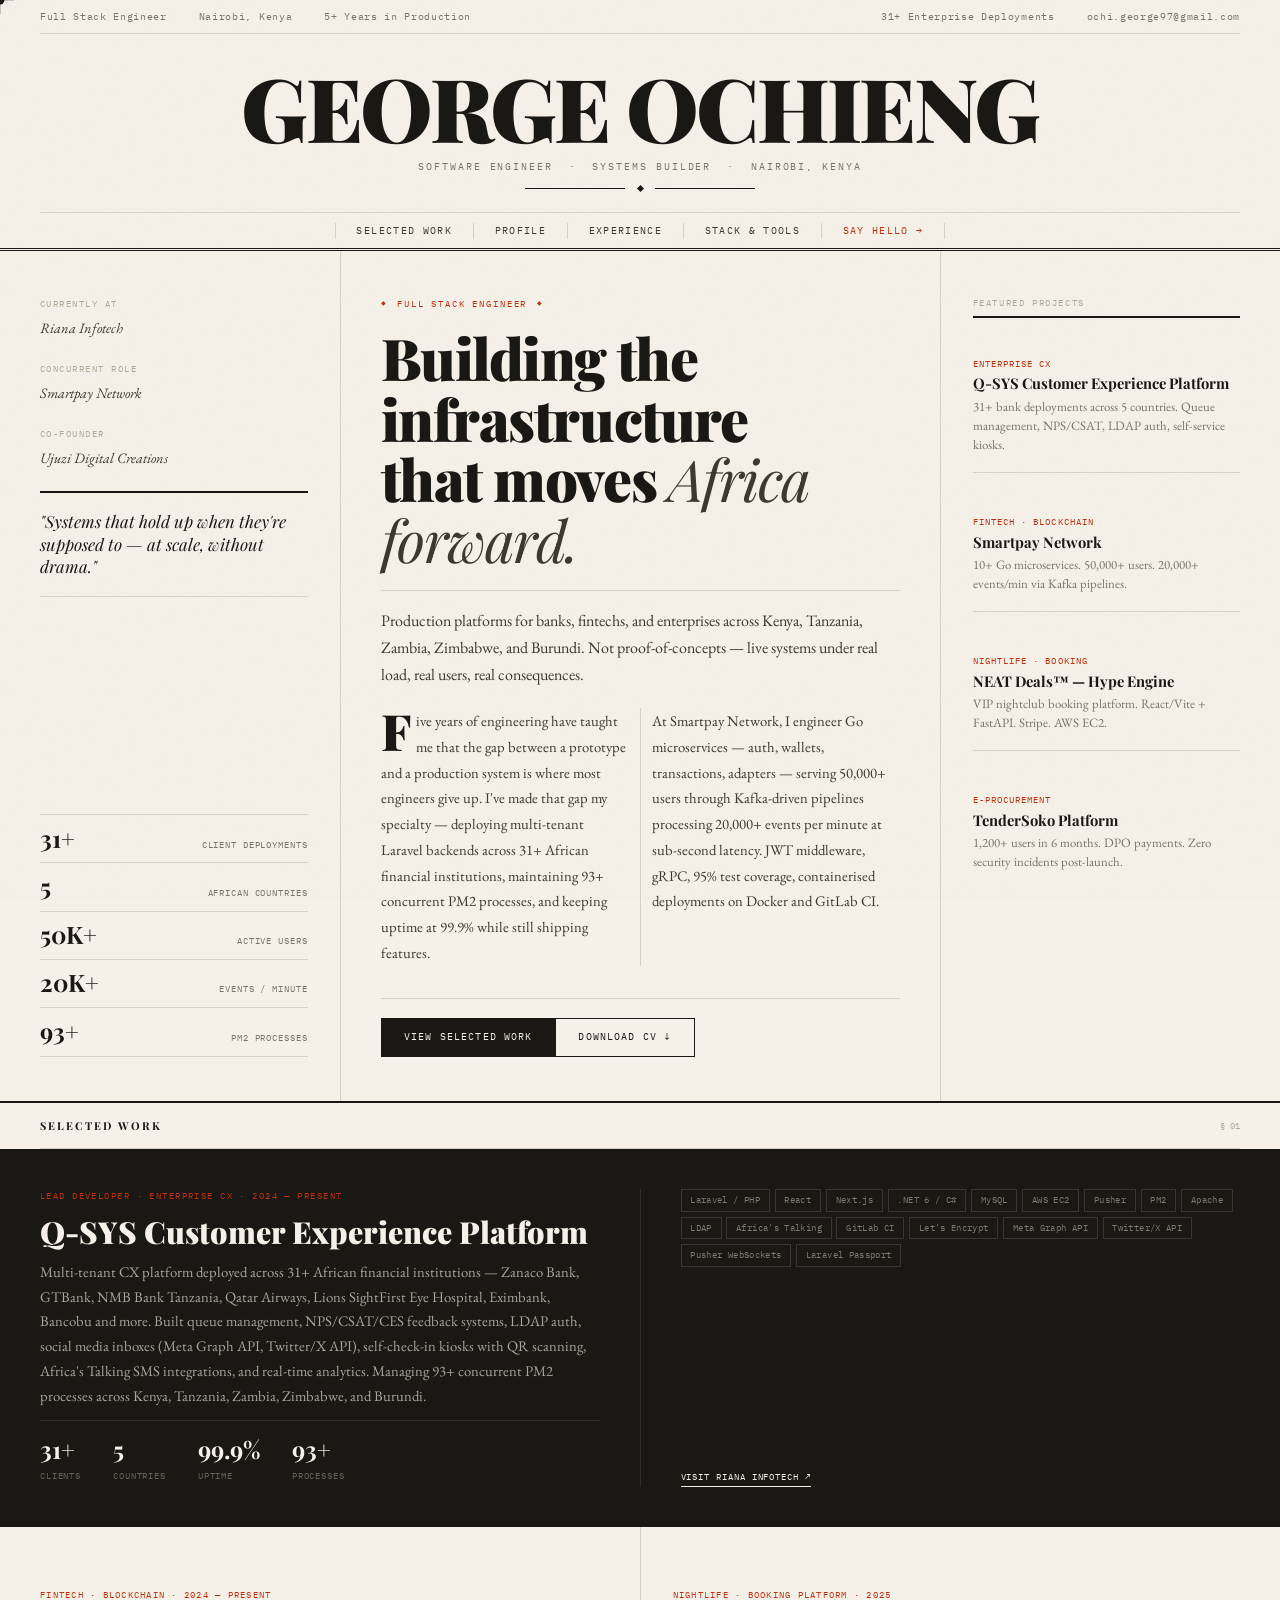
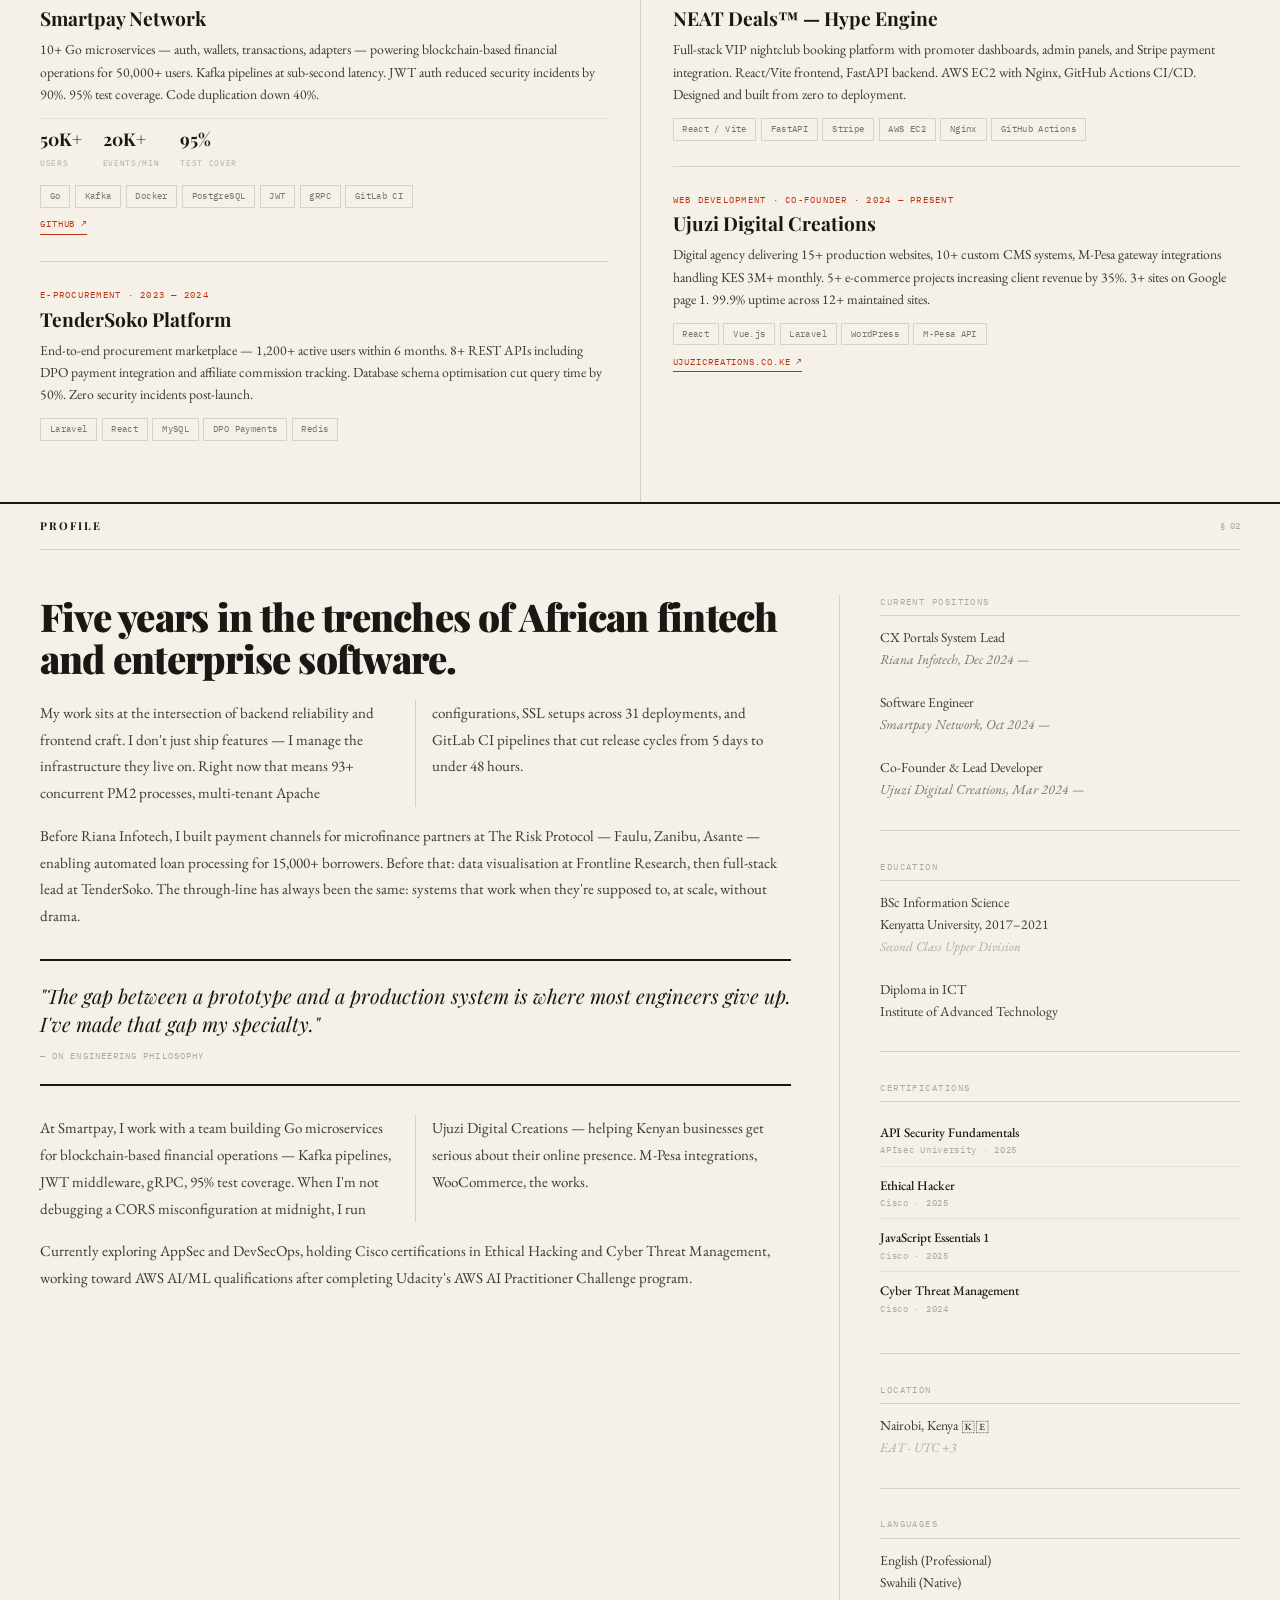
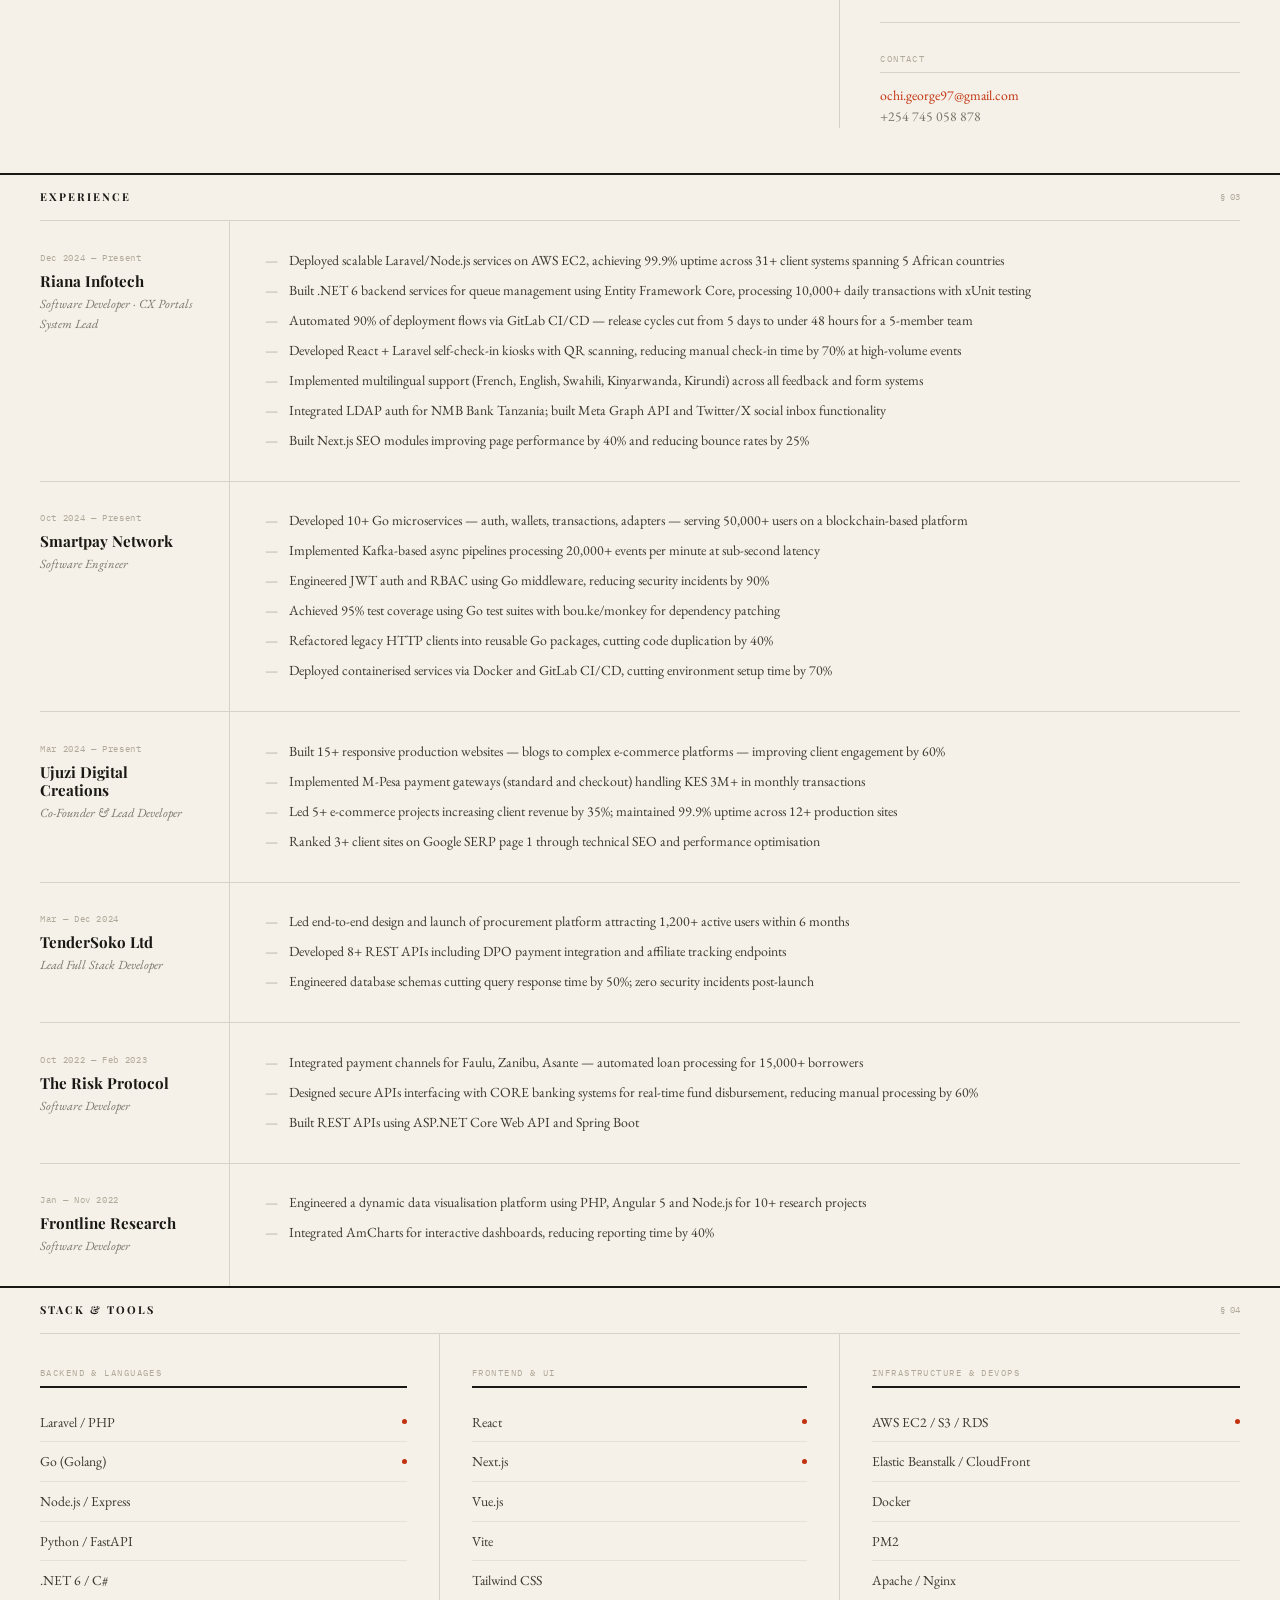
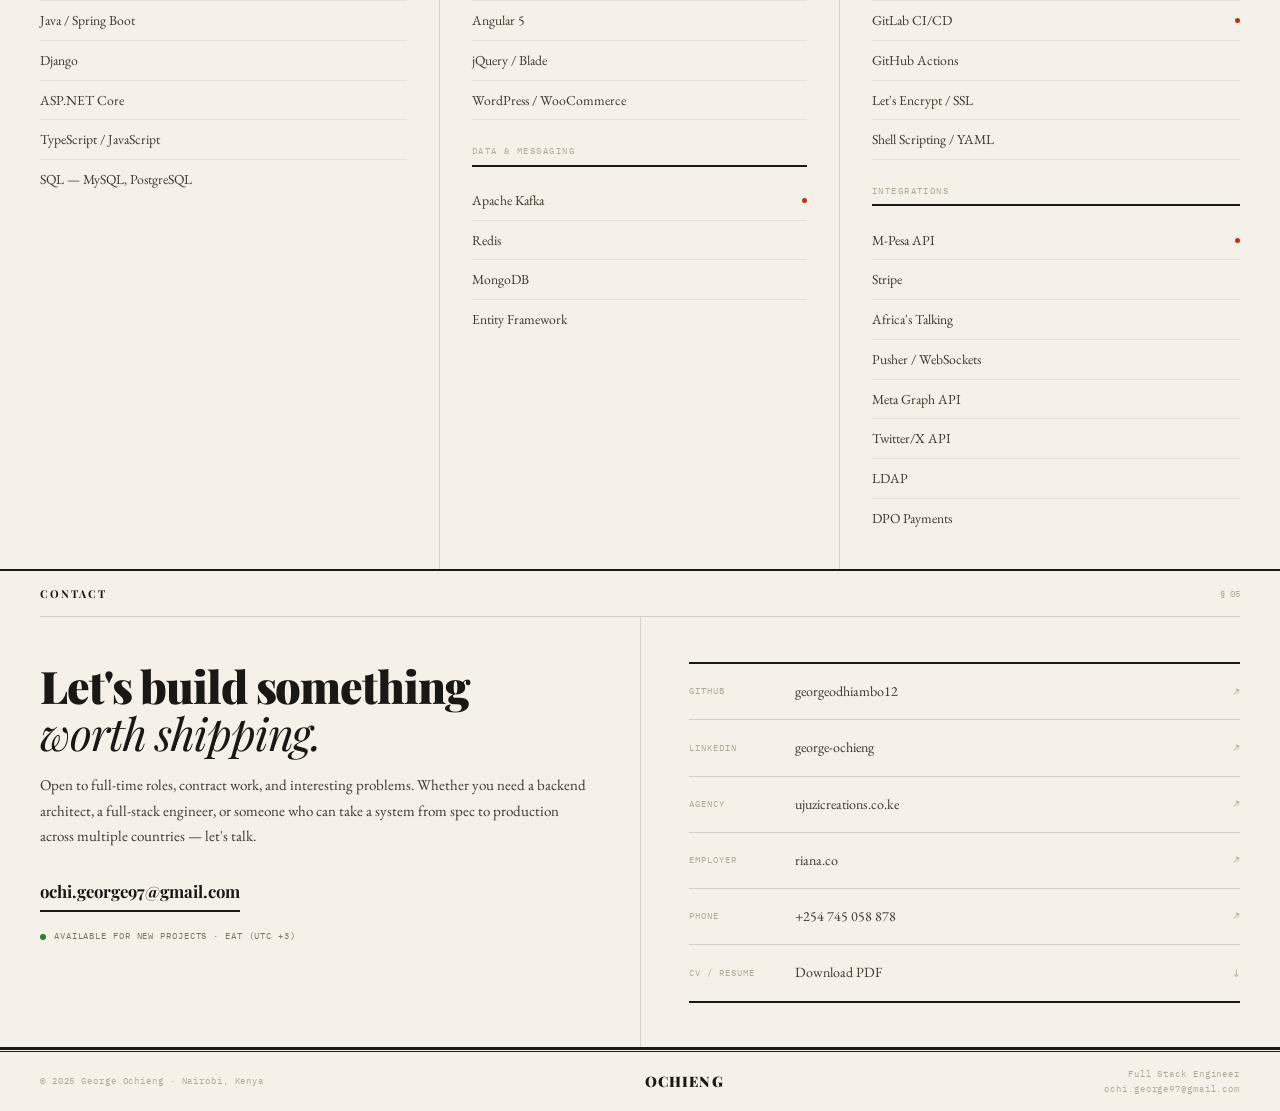
<file: index.html>
<!DOCTYPE html>
<html lang="en">
<head>
  <meta charset="UTF-8">
  <meta name="viewport" content="width=device-width, initial-scale=1.0">
  <meta name="description" content="George Ochieng — Full Stack Engineer. Building scalable systems for African financial institutions.">
  <meta property="og:title" content="George Ochieng — Full Stack Engineer">
  <title>George Ochieng — Engineer</title>

  <link rel="preconnect" href="https://fonts.googleapis.com">
  <link rel="preconnect" href="https://fonts.gstatic.com" crossorigin>
  <link href="https://fonts.googleapis.com/css2?family=Playfair+Display:ital,wght@0,400;0,500;0,700;0,900;1,400;1,700&family=EB+Garamond:ital,wght@0,400;0,500;0,600;1,400;1,500&family=IBM+Plex+Mono:wght@300;400;500&display=swap" rel="stylesheet">

  <style>
    *, *::before, *::after { box-sizing: border-box; margin: 0; padding: 0; }
    :root {
      --paper: #f5f0e8;
      --paper2: #ede8dc;
      --paper3: #e5dfd0;
      --ink: #1a1814;
      --ink2: #3d3930;
      --ink3: #7a7468;
      --ink4: #b0a99a;
      --rule: rgba(26,24,20,0.14);
      --rule2: rgba(26,24,20,0.07);
      --red: #c1310d;
      --red2: #a02a0a;
      --serif: 'Playfair Display', Georgia, serif;
      --body: 'EB Garamond', Georgia, serif;
      --mono: 'IBM Plex Mono', monospace;
      --ease: cubic-bezier(0.16,1,0.3,1);
    }
    html { scroll-behavior: smooth; font-size: 16px; }
    body { background: var(--paper); color: var(--ink); font-family: var(--body); line-height: 1.65; overflow-x: hidden; cursor: none; }
    ::selection { background: var(--ink); color: var(--paper); }
    ::-webkit-scrollbar { width: 3px; }
    ::-webkit-scrollbar-track { background: var(--paper); }
    ::-webkit-scrollbar-thumb { background: var(--red); }

    body::after { content: ''; position: fixed; inset: 0; background-image: url("data:image/svg+xml,%3Csvg xmlns='http://www.w3.org/2000/svg' width='200' height='200'%3E%3Cfilter id='n'%3E%3CfeTurbulence type='fractalNoise' baseFrequency='0.75' numOctaves='3' stitchTiles='stitch'/%3E%3CfeColorMatrix type='saturate' values='0'/%3E%3C/filter%3E%3Crect width='200' height='200' filter='url(%23n)' opacity='0.035'/%3E%3C/svg%3E"); pointer-events: none; z-index: 9000; mix-blend-mode: multiply; }

    #cursor { position: fixed; width: 9px; height: 9px; background: var(--ink); border-radius: 50%; pointer-events: none; z-index: 9999; transform: translate(-50%,-50%); transition: width .15s var(--ease), height .15s var(--ease), background .15s; }
    #cursor-h, #cursor-v { position: fixed; background: rgba(26,24,20,0.2); pointer-events: none; z-index: 9998; }
    #cursor-h { height: 1px; width: 28px; top: 0; left: 0; transform: translate(-50%,-50%); }
    #cursor-v { width: 1px; height: 28px; top: 0; left: 0; transform: translate(-50%,-50%); }
    body:has(a:hover) #cursor { background: var(--red); width: 5px; height: 5px; }

    #progress { position: fixed; top: 0; left: 0; height: 2px; background: var(--red); width: 0%; z-index: 9990; transition: width .08s; }

    /* ── MASTHEAD ── */
    .masthead { padding: 0 2.5rem; border-bottom: 3px double var(--ink); }
    .mast-top { display: flex; align-items: center; justify-content: space-between; padding: .55rem 0; border-bottom: 1px solid var(--rule); font-family: var(--mono); font-size: .6rem; letter-spacing: .07em; color: var(--ink3); }
    .mast-top .items { display: flex; gap: 2rem; }
    .mast-center { text-align: center; padding: 1.8rem 0 1.3rem; }
    .site-name { font-family: var(--serif); font-size: clamp(2.8rem,7vw,5.5rem); font-weight: 900; letter-spacing: -.03em; line-height: 1; text-transform: uppercase; color: var(--ink); }
    .site-sub { font-family: var(--mono); font-size: .6rem; letter-spacing: .2em; color: var(--ink3); text-transform: uppercase; margin-top: .5rem; }
    .site-ornament { display: flex; align-items: center; justify-content: center; gap: .8rem; margin-top: .7rem; }
    .site-ornament-line { height: 1px; background: var(--ink); width: 100px; }
    .site-ornament-diamond { width: 5px; height: 5px; background: var(--ink); transform: rotate(45deg); }
    .mast-nav { display: flex; align-items: center; justify-content: center; padding: .65rem 0 .55rem; border-top: 1px solid var(--rule); }
    .mast-nav a { font-family: var(--mono); font-size: .6rem; letter-spacing: .14em; text-transform: uppercase; color: var(--ink2); text-decoration: none; padding: 0 1.3rem; border-right: 1px solid var(--rule); transition: color .15s; }
    .mast-nav a:first-child { border-left: 1px solid var(--rule); }
    .mast-nav a:hover, .mast-nav a.hl { color: var(--red); }

    /* ── STICKY NAV ── */
    .sticky { position: fixed; top: 0; left: 0; right: 0; z-index: 800; background: var(--paper); border-bottom: 2px solid var(--ink); display: flex; align-items: center; justify-content: space-between; padding: 0 2.5rem; height: 46px; transform: translateY(-100%); transition: transform .35s var(--ease); }
    .sticky.on { transform: translateY(0); }
    .sticky-logo { font-family: var(--serif); font-weight: 900; font-size: 1rem; letter-spacing: -.01em; text-transform: uppercase; color: var(--ink); text-decoration: none; }
    .sticky-links { display: flex; list-style: none; }
    .sticky-links a { font-family: var(--mono); font-size: .58rem; letter-spacing: .12em; text-transform: uppercase; color: var(--ink3); text-decoration: none; padding: 0 1rem; border-left: 1px solid var(--rule); height: 46px; display: flex; align-items: center; transition: color .15s, background .15s; }
    .sticky-links a:hover { color: var(--ink); background: var(--paper2); }
    .sticky-links .s-cta { background: var(--ink); color: var(--paper) !important; }
    .sticky-links .s-cta:hover { background: var(--red) !important; }

    /* ── HAMBURGER ── */
    .hbg { display: none; flex-direction: column; gap: 5px; cursor: none; background: none; border: none; padding: 4px; }
    .hbg span { display: block; width: 22px; height: 1.5px; background: var(--ink); transition: all .3s; }
    .hbg.open span:nth-child(1) { transform: translateY(6.5px) rotate(45deg); }
    .hbg.open span:nth-child(2) { opacity: 0; }
    .hbg.open span:nth-child(3) { transform: translateY(-6.5px) rotate(-45deg); }
    .mob-overlay { display: none; position: fixed; inset: 0; background: var(--paper); z-index: 700; flex-direction: column; align-items: center; justify-content: center; gap: 2.5rem; }
    .mob-overlay.on { display: flex; }
    .mob-overlay a { font-family: var(--serif); font-size: 2.5rem; font-weight: 700; color: var(--ink); text-decoration: none; transition: color .15s; }
    .mob-overlay a:hover { color: var(--red); }

    /* ── FRONT PAGE (3-col broadsheet) ── */
    .fp { display: grid; grid-template-columns: 1fr 1px 2fr 1px 1fr; padding: 0 2.5rem; border-bottom: 2px solid var(--ink); }
    .fp-rule { background: var(--rule); }
    .fp-l { padding: 2.8rem 2rem 2.8rem 0; display: flex; flex-direction: column; gap: 1.2rem; }
    .fp-c { padding: 2.8rem 2.5rem; display: flex; flex-direction: column; }
    .fp-r { padding: 2.8rem 0 2.8rem 2rem; display: flex; flex-direction: column; gap: 1.5rem; }

    .bl { }
    .bl-l { font-family: var(--mono); font-size: .58rem; letter-spacing: .16em; text-transform: uppercase; color: var(--ink4); display: block; margin-bottom: .25rem; }
    .bl-v { font-family: var(--body); font-size: .9rem; color: var(--ink2); font-style: italic; }

    .l-pull { border-top: 2px solid var(--ink); border-bottom: 1px solid var(--rule); padding: 1.1rem 0; }
    .l-pull p { font-family: var(--serif); font-size: 1.05rem; font-style: italic; line-height: 1.35; color: var(--ink); }

    .stats { display: flex; flex-direction: column; margin-top: auto; }
    .st { display: flex; align-items: baseline; justify-content: space-between; padding: .65rem 0; border-bottom: 1px solid var(--rule); }
    .st:first-child { border-top: 1px solid var(--rule); }
    .st-n { font-family: var(--serif); font-size: 1.5rem; font-weight: 700; line-height: 1; color: var(--ink); }
    .st-l { font-family: var(--mono); font-size: .55rem; letter-spacing: .1em; text-transform: uppercase; color: var(--ink3); text-align: right; }

    .kicker { font-family: var(--mono); font-size: .58rem; letter-spacing: .2em; text-transform: uppercase; color: var(--red); display: flex; align-items: center; gap: .6rem; margin-bottom: 1rem; }
    .kicker::before, .kicker::after { content: '◆'; font-size: .38rem; }
    .hed { font-family: var(--serif); font-size: clamp(2rem,4.5vw,3.6rem); font-weight: 900; line-height: 1.05; letter-spacing: -.025em; color: var(--ink); margin-bottom: 1.3rem; }
    .hed em { font-weight: 400; font-style: italic; color: var(--ink2); }
    .dek { font-family: var(--body); font-size: 1rem; line-height: 1.68; color: var(--ink2); border-top: 1px solid var(--rule); padding-top: 1.1rem; margin-bottom: 1.2rem; }
    .body-cols { font-family: var(--body); font-size: .92rem; line-height: 1.75; color: var(--ink2); column-count: 2; column-gap: 1.5rem; column-rule: 1px solid var(--rule); }
    .body-cols p { margin-bottom: .7rem; }
    .body-cols p:first-child::first-letter { font-family: var(--serif); font-size: 3.4em; font-weight: 900; line-height: .8; float: left; margin-right: .1em; margin-top: .06em; color: var(--ink); }
    .ctas { display: flex; gap: 0; margin-top: 2rem; padding-top: 1.2rem; border-top: 1px solid var(--rule); }
    .btn { font-family: var(--mono); font-size: .6rem; letter-spacing: .12em; text-transform: uppercase; text-decoration: none; padding: .65rem 1.4rem; border: 1px solid var(--ink); cursor: none; transition: all .2s; }
    .btn-f { background: var(--ink); color: var(--paper); }
    .btn-f:hover { background: var(--red); border-color: var(--red); }
    .btn-o { color: var(--ink); margin-left: -1px; }
    .btn-o:hover { background: var(--paper2); }

    .r-title { font-family: var(--mono); font-size: .56rem; letter-spacing: .18em; text-transform: uppercase; color: var(--ink4); border-bottom: 2px solid var(--ink); padding-bottom: .35rem; margin-bottom: .9rem; }
    .r-item { padding-bottom: 1.1rem; border-bottom: 1px solid var(--rule); margin-bottom: 1.1rem; }
    .r-item:last-child { border-bottom: none; margin-bottom: 0; }
    .r-cat { font-family: var(--mono); font-size: .56rem; letter-spacing: .12em; text-transform: uppercase; color: var(--red); margin-bottom: .25rem; }
    .r-name { font-family: var(--serif); font-size: .92rem; font-weight: 700; line-height: 1.2; color: var(--ink); margin-bottom: .25rem; }
    .r-desc { font-family: var(--body); font-size: .8rem; color: var(--ink3); line-height: 1.5; }

    /* ── SECTION CHROME ── */
    .sec { padding: 0 2.5rem; border-bottom: 2px solid var(--ink); }
    .sec-hd { display: flex; align-items: center; justify-content: space-between; padding: .85rem 0; border-bottom: 1px solid var(--rule); }
    .sec-name { font-family: var(--serif); font-size: .68rem; font-weight: 700; letter-spacing: .18em; text-transform: uppercase; }
    .sec-num { font-family: var(--mono); font-size: .56rem; color: var(--ink4); }

    /* ── WORK ── */
    .feat { background: var(--ink); padding: 2.5rem; margin: 0 -2.5rem; display: grid; grid-template-columns: 1fr 1px 1fr; gap: 2.5rem; }
    .feat-rule { background: rgba(255,255,255,.1); }
    .feat-l, .feat-r { display: flex; flex-direction: column; gap: .7rem; }
    .f-lbl { font-family: var(--mono); font-size: .56rem; letter-spacing: .16em; text-transform: uppercase; color: var(--red); }
    .f-title { font-family: var(--serif); font-size: 1.9rem; font-weight: 900; line-height: 1.1; color: var(--paper); }
    .f-dek { font-family: var(--body); font-size: .92rem; line-height: 1.68; color: rgba(245,240,232,.65); }
    .f-stats { display: flex; gap: 2rem; padding-top: 1rem; border-top: 1px solid rgba(255,255,255,.1); }
    .f-sn { font-family: var(--serif); font-size: 1.5rem; font-weight: 700; color: var(--paper); display: block; line-height: 1; }
    .f-sl { font-family: var(--mono); font-size: .54rem; letter-spacing: .1em; text-transform: uppercase; color: rgba(245,240,232,.35); }
    .f-tags { display: flex; flex-wrap: wrap; gap: .3rem; }
    .f-tag { font-family: var(--mono); font-size: .56rem; padding: .18rem .55rem; border: 1px solid rgba(255,255,255,.13); color: rgba(245,240,232,.45); letter-spacing: .04em; }
    .f-link { display: inline-flex; align-items: center; gap: .4rem; font-family: var(--mono); font-size: .58rem; letter-spacing: .1em; text-transform: uppercase; color: var(--paper); text-decoration: none; border-bottom: 1px solid var(--paper); padding-bottom: .1rem; width: fit-content; margin-top: auto; transition: color .15s, border-color .15s; }
    .f-link:hover { color: var(--paper2); border-color: var(--paper2); }

    .wgrid { display: grid; grid-template-columns: 1fr 1px 1fr; }
    .w-rule { background: var(--rule); }
    .wcol { padding: 2.2rem 2rem; }
    .wcol:first-child { padding-left: 0; }
    .wcol:last-child { padding-right: 0; }
    .pc { padding: 1.6rem 0; border-bottom: 1px solid var(--rule); }
    .pc:last-child { border-bottom: none; }
    .pc-cat { font-family: var(--mono); font-size: .56rem; letter-spacing: .14em; text-transform: uppercase; color: var(--red); margin-bottom: .3rem; }
    .pc-title { font-family: var(--serif); font-size: 1.2rem; font-weight: 700; line-height: 1.2; color: var(--ink); margin-bottom: .5rem; }
    .pc-dek { font-family: var(--body); font-size: .86rem; line-height: 1.62; color: var(--ink2); margin-bottom: .8rem; }
    .pc-stats { display: flex; gap: 1.3rem; padding-top: .7rem; border-top: 1px solid var(--rule2); margin-bottom: .7rem; }
    .ps-n { font-family: var(--serif); font-size: 1.1rem; font-weight: 700; color: var(--ink); display: block; line-height: 1; }
    .ps-l { font-family: var(--mono); font-size: .52rem; letter-spacing: .08em; text-transform: uppercase; color: var(--ink4); }
    .pc-tags { display: flex; flex-wrap: wrap; gap: .28rem; }
    .pc-tag { font-family: var(--mono); font-size: .56rem; padding: .18rem .55rem; border: 1px solid var(--rule); color: var(--ink3); letter-spacing: .04em; }
    .pc-link { display: inline-flex; align-items: center; gap: .35rem; font-family: var(--mono); font-size: .56rem; letter-spacing: .1em; text-transform: uppercase; color: var(--red); text-decoration: none; border-bottom: 1px solid var(--red); padding-bottom: .1rem; width: fit-content; margin-top: .6rem; transition: color .15s, border-color .15s; }
    .pc-link:hover { color: var(--red2); border-color: var(--red2); }

    /* ── ABOUT ── */
    .about-grid { display: grid; grid-template-columns: 2fr 1px 1fr; padding: 2.8rem 0; }
    .about-rule { background: var(--rule); }
    .about-main { padding-right: 3rem; }
    .about-aside { padding-left: 2.5rem; }
    .about-hed { font-family: var(--serif); font-size: clamp(1.6rem,3vw,2.7rem); font-weight: 900; line-height: 1.1; letter-spacing: -.02em; margin-bottom: 1.3rem; }
    .about-p { font-family: var(--body); font-size: .94rem; line-height: 1.78; color: var(--ink2); column-count: 2; column-gap: 2rem; column-rule: 1px solid var(--rule); margin-bottom: 1rem; }
    .about-p.single { column-count: 1; }
    .pq { border-top: 2px solid var(--ink); border-bottom: 2px solid var(--ink); padding: 1.3rem 0; margin: 1.8rem 0; }
    .pq-text { font-family: var(--serif); font-size: 1.25rem; font-style: italic; line-height: 1.4; color: var(--ink); }
    .pq-src { font-family: var(--mono); font-size: .56rem; letter-spacing: .12em; text-transform: uppercase; color: var(--ink4); margin-top: .7rem; }
    .sb { margin-bottom: 1.8rem; padding-bottom: 1.8rem; border-bottom: 1px solid var(--rule); }
    .sb:last-child { border-bottom: none; margin-bottom: 0; padding-bottom: 0; }
    .sb-l { font-family: var(--mono); font-size: .56rem; letter-spacing: .16em; text-transform: uppercase; color: var(--ink4); border-bottom: 1px solid var(--rule); padding-bottom: .35rem; margin-bottom: .7rem; }
    .sb-v { font-family: var(--body); font-size: .86rem; color: var(--ink2); line-height: 1.58; }
    .sb-v a { color: var(--red); text-decoration: none; }
    .sb-v a:hover { text-decoration: underline; }
    .cert { display: flex; flex-direction: column; padding: .5rem 0; border-bottom: 1px solid var(--rule2); }
    .cert:last-child { border-bottom: none; }
    .cert-n { font-family: var(--body); font-size: .82rem; color: var(--ink); font-weight: 500; }
    .cert-o { font-family: var(--mono); font-size: .54rem; letter-spacing: .08em; color: var(--ink4); }

    /* ── EXPERIENCE ── */
    .exp-item { display: grid; grid-template-columns: 190px 1fr; border-bottom: 1px solid var(--rule); }
    .exp-item:last-child { border-bottom: none; }
    .exp-meta { padding: 1.8rem 1.8rem 1.8rem 0; border-right: 1px solid var(--rule); }
    .exp-date { font-family: var(--mono); font-size: .58rem; letter-spacing: .07em; color: var(--ink4); margin-bottom: .4rem; }
    .exp-co { font-family: var(--serif); font-size: .95rem; font-weight: 700; color: var(--ink); line-height: 1.2; }
    .exp-role { font-family: var(--body); font-size: .78rem; color: var(--ink3); font-style: italic; margin-top: .25rem; }
    .exp-body { padding: 1.8rem 0 1.8rem 2.2rem; }
    .exp-body ul { list-style: none; display: flex; flex-direction: column; gap: .5rem; }
    .exp-body li { font-family: var(--body); font-size: .87rem; color: var(--ink2); line-height: 1.58; display: flex; gap: .7rem; }
    .exp-body li::before { content: '—'; color: var(--ink4); flex-shrink: 0; }

    /* ── STACK ── */
    .stack-cols { display: grid; grid-template-columns: repeat(3,1fr); }
    .scol { padding: 2rem 2rem 2rem 0; border-right: 1px solid var(--rule); }
    .scol:last-child { border-right: none; padding-right: 0; }
    .scol:nth-child(2), .scol:nth-child(3) { padding-left: 2rem; }
    .scol-t { font-family: var(--mono); font-size: .56rem; letter-spacing: .16em; text-transform: uppercase; color: var(--ink4); border-bottom: 2px solid var(--ink); padding-bottom: .35rem; margin-bottom: .9rem; }
    .scol-t.mt { margin-top: 1.5rem; }
    .si { display: flex; align-items: center; justify-content: space-between; padding: .5rem 0; border-bottom: 1px solid var(--rule2); font-family: var(--body); font-size: .86rem; color: var(--ink2); }
    .si:last-child { border-bottom: none; }
    .si .dot { width: 5px; height: 5px; background: var(--red); border-radius: 50%; flex-shrink: 0; }

    /* ── CONTACT ── */
    .contact-grid { display: grid; grid-template-columns: 1fr 1px 1fr; }
    .contact-rule { background: var(--rule); }
    .contact-l { padding: 2.8rem 3rem 2.8rem 0; }
    .contact-r { padding: 2.8rem 0 2.8rem 3rem; }
    .contact-hed { font-family: var(--serif); font-size: clamp(1.8rem,3.5vw,3.2rem); font-weight: 900; line-height: 1.05; letter-spacing: -.025em; margin-bottom: 1rem; }
    .contact-hed em { font-style: italic; font-weight: 400; }
    .contact-dek { font-family: var(--body); font-size: .94rem; line-height: 1.7; color: var(--ink2); margin-bottom: 1.8rem; }
    .email-lnk { font-family: var(--serif); font-size: 1.05rem; font-weight: 700; color: var(--ink); text-decoration: none; border-bottom: 2px solid var(--ink); padding-bottom: .25rem; display: inline-block; transition: color .15s, border-color .15s; }
    .email-lnk:hover { color: var(--red); border-color: var(--red); }
    .avail { display: flex; align-items: center; gap: .5rem; font-family: var(--mono); font-size: .56rem; letter-spacing: .1em; text-transform: uppercase; color: var(--ink3); margin-top: 1.1rem; }
    .avail-dot { width: 6px; height: 6px; background: #2e7d32; border-radius: 50%; animation: pulse 2s ease-in-out infinite; }
    @keyframes pulse { 0%,100%{opacity:1} 50%{opacity:.25} }
    .ctable { display: flex; flex-direction: column; }
    .ct { display: grid; grid-template-columns: 90px 1fr auto; gap: 1rem; align-items: center; padding: 1rem 0; border-bottom: 1px solid var(--rule); text-decoration: none; cursor: none; transition: background .15s; }
    .ct:first-child { border-top: 2px solid var(--ink); }
    .ct:last-child { border-bottom: 2px solid var(--ink); }
    .ct:hover { background: var(--paper2); margin: 0 -.8rem; padding: 1rem .8rem; }
    .ct-k { font-family: var(--mono); font-size: .56rem; letter-spacing: .12em; text-transform: uppercase; color: var(--ink4); }
    .ct-v { font-family: var(--body); font-size: .88rem; color: var(--ink2); }
    .ct-a { font-family: var(--mono); font-size: .7rem; color: var(--ink4); transition: color .15s, transform .2s; }
    .ct:hover .ct-a { color: var(--red); transform: translate(3px,-3px); }

    /* ── FOOTER ── */
    footer { padding: .9rem 2.5rem; display: flex; align-items: center; justify-content: space-between; border-top: 3px double var(--ink); }
    .ft-l { font-family: var(--mono); font-size: .56rem; letter-spacing: .1em; color: var(--ink4); }
    .ft-c { font-family: var(--serif); font-size: .9rem; font-weight: 900; letter-spacing: .08em; text-transform: uppercase; color: var(--ink); }
    .ft-r { font-family: var(--mono); font-size: .56rem; letter-spacing: .1em; color: var(--ink4); text-align: right; }

    /* ── REVEAL ── */
    .rv { opacity: 0; transform: translateY(18px); transition: opacity .65s var(--ease), transform .65s var(--ease); }
    .rv.on { opacity: 1; transform: none; }
    .d1 { transition-delay: .08s; } .d2 { transition-delay: .16s; } .d3 { transition-delay: .24s; }

    /* ── RESPONSIVE ── */
    @media(max-width:960px) {
      .masthead { padding: 0 1.5rem; }
      .mast-nav, .sticky-links { display: none; }
      .hbg { display: flex; }
      .fp { grid-template-columns: 1fr; padding: 0 1.5rem; }
      .fp-rule { display: none; }
      .fp-l { padding: 2rem 0; border-bottom: 1px solid var(--rule); }
      .fp-c { padding: 2rem 0; border-bottom: 1px solid var(--rule); }
      .fp-r { padding: 2rem 0; }
      .body-cols { column-count: 1; }
      .sec { padding: 0 1.5rem; }
      .feat { grid-template-columns: 1fr; margin: 0 -1.5rem; }
      .feat-rule { display: none; }
      .wgrid { grid-template-columns: 1fr; }
      .w-rule { display: none; }
      .wcol { padding: 1.8rem 0; }
      .about-grid { grid-template-columns: 1fr; padding: 2rem 0; }
      .about-rule { display: none; }
      .about-main { padding-right: 0; }
      .about-aside { padding-left: 0; padding-top: 2rem; border-top: 1px solid var(--rule); }
      .about-p { column-count: 1; }
      .exp-item { grid-template-columns: 1fr; }
      .exp-meta { padding: 1.5rem 0 .4rem; border-right: none; }
      .exp-body { padding: .5rem 0 1.5rem; }
      .stack-cols { grid-template-columns: 1fr 1fr; }
      .scol:nth-child(2) { border-right: 1px solid var(--rule); }
      .scol:nth-child(3) { border-right: none; }
      .contact-grid { grid-template-columns: 1fr; }
      .contact-rule { display: none; }
      .contact-l { padding: 2.2rem 0; border-bottom: 1px solid var(--rule); }
      .contact-r { padding: 2.2rem 0; }
      footer { flex-direction: column; gap: .4rem; text-align: center; padding: 1rem 1.5rem; }
      .sticky { padding: 0 1.5rem; }
      body { cursor: auto; }
      #cursor, #cursor-h, #cursor-v { display: none; }
    }
    @media(max-width:600px) {
      .site-name { font-size: 2.4rem; }
      .stack-cols { grid-template-columns: 1fr; }
      .scol { border-right: none !important; padding-left: 0 !important; }
    }
  </style>
</head>
<body>

<div id="progress"></div>
<div id="cursor"></div>
<div id="cursor-h"></div>
<div id="cursor-v"></div>

<!-- STICKY -->
<nav class="sticky" id="sticky">
  <a href="#" class="sticky-logo">Ochieng</a>
  <ul class="sticky-links">
    <li><a href="#work">Work</a></li>
    <li><a href="#about">Profile</a></li>
    <li><a href="#exp">Experience</a></li>
    <li><a href="#stack">Stack</a></li>
    <li><a href="#contact" class="s-cta">Contact</a></li>
  </ul>
  <button class="hbg" id="hbg2" aria-label="Menu"><span></span><span></span><span></span></button>
</nav>

<!-- MOBILE MENU -->
<div class="mob-overlay" id="mobMenu">
  <a href="#work" class="ml">Work</a>
  <a href="#about" class="ml">Profile</a>
  <a href="#exp" class="ml">Experience</a>
  <a href="#stack" class="ml">Stack</a>
  <a href="#contact" class="ml">Contact</a>
</div>

<!-- MASTHEAD -->
<header class="masthead">
  <div class="mast-top">
    <div class="items">
      <span>Full Stack Engineer</span>
      <span>Nairobi, Kenya</span>
      <span>5+ Years in Production</span>
    </div>
    <div class="items">
      <span>31+ Enterprise Deployments</span>
      <span>ochi.george97@gmail.com</span>
      <button class="hbg" id="hbg1" aria-label="Menu"><span></span><span></span><span></span></button>
    </div>
  </div>
  <div class="mast-center">
    <h1 class="site-name">George Ochieng</h1>
    <p class="site-sub">Software Engineer &nbsp;·&nbsp; Systems Builder &nbsp;·&nbsp; Nairobi, Kenya</p>
    <div class="site-ornament">
      <div class="site-ornament-line"></div>
      <div class="site-ornament-diamond"></div>
      <div class="site-ornament-line"></div>
    </div>
  </div>
  <nav class="mast-nav">
    <a href="#work">Selected Work</a>
    <a href="#about">Profile</a>
    <a href="#exp">Experience</a>
    <a href="#stack">Stack &amp; Tools</a>
    <a href="#contact" class="hl">Say Hello →</a>
  </nav>
</header>

<!-- FRONT PAGE -->
<div class="fp" id="hero">
  <div class="fp-l">
    <div class="bl"><span class="bl-l">Currently at</span><span class="bl-v">Riana Infotech</span></div>
    <div class="bl"><span class="bl-l">Concurrent role</span><span class="bl-v">Smartpay Network</span></div>
    <div class="bl"><span class="bl-l">Co-founder</span><span class="bl-v">Ujuzi Digital Creations</span></div>
    <div class="l-pull"><p>"Systems that hold up when they're supposed to — at scale, without drama."</p></div>
    <div class="stats">
      <div class="st"><span class="st-n">31+</span><span class="st-l">Client deployments</span></div>
      <div class="st"><span class="st-n">5</span><span class="st-l">African countries</span></div>
      <div class="st"><span class="st-n">50K+</span><span class="st-l">Active users</span></div>
      <div class="st"><span class="st-n">20K+</span><span class="st-l">Events / minute</span></div>
      <div class="st"><span class="st-n">93+</span><span class="st-l">PM2 processes</span></div>
    </div>
  </div>

  <div class="fp-rule"></div>

  <div class="fp-c">
    <div class="kicker">Full Stack Engineer</div>
    <h2 class="hed">Building the infrastructure<br>that moves <em>Africa forward.</em></h2>
    <p class="dek">Production platforms for banks, fintechs, and enterprises across Kenya, Tanzania, Zambia, Zimbabwe, and Burundi. Not proof-of-concepts — live systems under real load, real users, real consequences.</p>
    <div class="body-cols">
      <p>Five years of engineering have taught me that the gap between a prototype and a production system is where most engineers give up. I've made that gap my specialty — deploying multi-tenant Laravel backends across 31+ African financial institutions, maintaining 93+ concurrent PM2 processes, and keeping uptime at 99.9% while still shipping features.</p>
      <p>At Smartpay Network, I engineer Go microservices — auth, wallets, transactions, adapters — serving 50,000+ users through Kafka-driven pipelines processing 20,000+ events per minute at sub-second latency. JWT middleware, gRPC, 95% test coverage, containerised deployments on Docker and GitLab CI.</p>
    </div>
    <div class="ctas">
      <a href="#work" class="btn btn-f">View Selected Work</a>
      <a href="assets/George_Ochieng_CV.pdf" target="_blank" class="btn btn-o">Download CV ↓</a>
    </div>
  </div>

  <div class="fp-rule"></div>

  <div class="fp-r">
    <div class="r-title">Featured Projects</div>
    <div class="r-item">
      <div class="r-cat">Enterprise CX</div>
      <div class="r-name">Q-SYS Customer Experience Platform</div>
      <div class="r-desc">31+ bank deployments across 5 countries. Queue management, NPS/CSAT, LDAP auth, self-service kiosks.</div>
    </div>
    <div class="r-item">
      <div class="r-cat">Fintech · Blockchain</div>
      <div class="r-name">Smartpay Network</div>
      <div class="r-desc">10+ Go microservices. 50,000+ users. 20,000+ events/min via Kafka pipelines.</div>
    </div>
    <div class="r-item">
      <div class="r-cat">Nightlife · Booking</div>
      <div class="r-name">NEAT Deals™ — Hype Engine</div>
      <div class="r-desc">VIP nightclub booking platform. React/Vite + FastAPI. Stripe. AWS EC2.</div>
    </div>
    <div class="r-item">
      <div class="r-cat">E-Procurement</div>
      <div class="r-name">TenderSoko Platform</div>
      <div class="r-desc">1,200+ users in 6 months. DPO payments. Zero security incidents post-launch.</div>
    </div>
  </div>
</div>

<!-- WORK -->
<div class="sec" id="work">
  <div class="sec-hd"><span class="sec-name">Selected Work</span><span class="sec-num">§ 01</span></div>
  <div class="feat">
    <div class="feat-l">
      <span class="f-lbl">Lead Developer · Enterprise CX · 2024 — Present</span>
      <h3 class="f-title">Q-SYS Customer Experience Platform</h3>
      <p class="f-dek">Multi-tenant CX platform deployed across 31+ African financial institutions — Zanaco Bank, GTBank, NMB Bank Tanzania, Qatar Airways, Lions SightFirst Eye Hospital, Eximbank, Bancobu and more. Built queue management, NPS/CSAT/CES feedback systems, LDAP auth, social media inboxes (Meta Graph API, Twitter/X API), self-check-in kiosks with QR scanning, Africa's Talking SMS integrations, and real-time analytics. Managing 93+ concurrent PM2 processes across Kenya, Tanzania, Zambia, Zimbabwe, and Burundi.</p>
      <div class="f-stats">
        <div><span class="f-sn">31+</span><span class="f-sl">Clients</span></div>
        <div><span class="f-sn">5</span><span class="f-sl">Countries</span></div>
        <div><span class="f-sn">99.9%</span><span class="f-sl">Uptime</span></div>
        <div><span class="f-sn">93+</span><span class="f-sl">Processes</span></div>
      </div>
    </div>
    <div class="feat-rule"></div>
    <div class="feat-r">
      <div class="f-tags">
        <span class="f-tag">Laravel / PHP</span><span class="f-tag">React</span><span class="f-tag">Next.js</span>
        <span class="f-tag">.NET 6 / C#</span><span class="f-tag">MySQL</span><span class="f-tag">AWS EC2</span>
        <span class="f-tag">Pusher</span><span class="f-tag">PM2</span><span class="f-tag">Apache</span>
        <span class="f-tag">LDAP</span><span class="f-tag">Africa's Talking</span><span class="f-tag">GitLab CI</span>
        <span class="f-tag">Let's Encrypt</span><span class="f-tag">Meta Graph API</span><span class="f-tag">Twitter/X API</span>
        <span class="f-tag">Pusher WebSockets</span><span class="f-tag">Laravel Passport</span>
      </div>
      <a href="https://riana.co" target="_blank" rel="noopener" class="f-link">Visit Riana Infotech ↗</a>
    </div>
  </div>

  <div class="wgrid">
    <div class="wcol">
      <div class="pc rv">
        <div class="pc-cat">Fintech · Blockchain · 2024 — Present</div>
        <h3 class="pc-title">Smartpay Network</h3>
        <p class="pc-dek">10+ Go microservices — auth, wallets, transactions, adapters — powering blockchain-based financial operations for 50,000+ users. Kafka pipelines at sub-second latency. JWT auth reduced security incidents by 90%. 95% test coverage. Code duplication down 40%.</p>
        <div class="pc-stats">
          <div><span class="ps-n">50K+</span><span class="ps-l">Users</span></div>
          <div><span class="ps-n">20K+</span><span class="ps-l">Events/min</span></div>
          <div><span class="ps-n">95%</span><span class="ps-l">Test cover</span></div>
        </div>
        <div class="pc-tags"><span class="pc-tag">Go</span><span class="pc-tag">Kafka</span><span class="pc-tag">Docker</span><span class="pc-tag">PostgreSQL</span><span class="pc-tag">JWT</span><span class="pc-tag">gRPC</span><span class="pc-tag">GitLab CI</span></div>
        <a href="https://github.com/georgeodhiambo12" target="_blank" rel="noopener" class="pc-link">GitHub ↗</a>
      </div>
      <div class="pc rv d1">
        <div class="pc-cat">E-Procurement · 2023 — 2024</div>
        <h3 class="pc-title">TenderSoko Platform</h3>
        <p class="pc-dek">End-to-end procurement marketplace — 1,200+ active users within 6 months. 8+ REST APIs including DPO payment integration and affiliate commission tracking. Database schema optimisation cut query time by 50%. Zero security incidents post-launch.</p>
        <div class="pc-tags"><span class="pc-tag">Laravel</span><span class="pc-tag">React</span><span class="pc-tag">MySQL</span><span class="pc-tag">DPO Payments</span><span class="pc-tag">Redis</span></div>
      </div>
    </div>
    <div class="w-rule"></div>
    <div class="wcol">
      <div class="pc rv">
        <div class="pc-cat">Nightlife · Booking Platform · 2025</div>
        <h3 class="pc-title">NEAT Deals™ — Hype Engine</h3>
        <p class="pc-dek">Full-stack VIP nightclub booking platform with promoter dashboards, admin panels, and Stripe payment integration. React/Vite frontend, FastAPI backend. AWS EC2 with Nginx, GitHub Actions CI/CD. Designed and built from zero to deployment.</p>
        <div class="pc-tags"><span class="pc-tag">React / Vite</span><span class="pc-tag">FastAPI</span><span class="pc-tag">Stripe</span><span class="pc-tag">AWS EC2</span><span class="pc-tag">Nginx</span><span class="pc-tag">GitHub Actions</span></div>
      </div>
      <div class="pc rv d1">
        <div class="pc-cat">Web Development · Co-Founder · 2024 — Present</div>
        <h3 class="pc-title">Ujuzi Digital Creations</h3>
        <p class="pc-dek">Digital agency delivering 15+ production websites, 10+ custom CMS systems, M-Pesa gateway integrations handling KES 3M+ monthly. 5+ e-commerce projects increasing client revenue by 35%. 3+ sites on Google page 1. 99.9% uptime across 12+ maintained sites.</p>
        <div class="pc-tags"><span class="pc-tag">React</span><span class="pc-tag">Vue.js</span><span class="pc-tag">Laravel</span><span class="pc-tag">WordPress</span><span class="pc-tag">M-Pesa API</span></div>
        <a href="https://www.ujuzicreations.co.ke/" target="_blank" rel="noopener" class="pc-link">ujuzicreations.co.ke ↗</a>
      </div>
    </div>
  </div>
</div>

<!-- ABOUT -->
<div class="sec" id="about">
  <div class="sec-hd"><span class="sec-name">Profile</span><span class="sec-num">§ 02</span></div>
  <div class="about-grid">
    <div class="about-main rv">
      <h2 class="about-hed">Five years in the trenches of African fintech and enterprise software.</h2>
      <p class="about-p">My work sits at the intersection of backend reliability and frontend craft. I don't just ship features — I manage the infrastructure they live on. Right now that means 93+ concurrent PM2 processes, multi-tenant Apache configurations, SSL setups across 31 deployments, and GitLab CI pipelines that cut release cycles from 5 days to under 48 hours.</p>
      <p class="about-p single">Before Riana Infotech, I built payment channels for microfinance partners at The Risk Protocol — Faulu, Zanibu, Asante — enabling automated loan processing for 15,000+ borrowers. Before that: data visualisation at Frontline Research, then full-stack lead at TenderSoko. The through-line has always been the same: systems that work when they're supposed to, at scale, without drama.</p>
      <div class="pq">
        <p class="pq-text">"The gap between a prototype and a production system is where most engineers give up. I've made that gap my specialty."</p>
        <p class="pq-src">— On engineering philosophy</p>
      </div>
      <p class="about-p">At Smartpay, I work with a team building Go microservices for blockchain-based financial operations — Kafka pipelines, JWT middleware, gRPC, 95% test coverage. When I'm not debugging a CORS misconfiguration at midnight, I run Ujuzi Digital Creations — helping Kenyan businesses get serious about their online presence. M-Pesa integrations, WooCommerce, the works.</p>
      <p class="about-p single">Currently exploring AppSec and DevSecOps, holding Cisco certifications in Ethical Hacking and Cyber Threat Management, working toward AWS AI/ML qualifications after completing Udacity's AWS AI Practitioner Challenge program.</p>
    </div>
    <div class="about-rule"></div>
    <div class="about-aside rv d1">
      <div class="sb">
        <div class="sb-l">Current Positions</div>
        <div class="sb-v">CX Portals System Lead<br><em style="color:var(--ink3)">Riana Infotech, Dec 2024 —</em><br><br>Software Engineer<br><em style="color:var(--ink3)">Smartpay Network, Oct 2024 —</em><br><br>Co-Founder &amp; Lead Developer<br><em style="color:var(--ink3)">Ujuzi Digital Creations, Mar 2024 —</em></div>
      </div>
      <div class="sb">
        <div class="sb-l">Education</div>
        <div class="sb-v">BSc Information Science<br>Kenyatta University, 2017–2021<br><em style="color:var(--ink4);font-size:.82rem">Second Class Upper Division</em><br><br>Diploma in ICT<br>Institute of Advanced Technology</div>
      </div>
      <div class="sb">
        <div class="sb-l">Certifications</div>
        <div class="cert"><span class="cert-n">API Security Fundamentals</span><span class="cert-o">APIsec University · 2025</span></div>
        <div class="cert"><span class="cert-n">Ethical Hacker</span><span class="cert-o">Cisco · 2025</span></div>
        <div class="cert"><span class="cert-n">JavaScript Essentials 1</span><span class="cert-o">Cisco · 2025</span></div>
        <div class="cert"><span class="cert-n">Cyber Threat Management</span><span class="cert-o">Cisco · 2024</span></div>
      </div>
      <div class="sb">
        <div class="sb-l">Location</div>
        <div class="sb-v">Nairobi, Kenya 🇰🇪<br><em style="color:var(--ink4);font-size:.82rem">EAT · UTC +3</em></div>
      </div>
      <div class="sb">
        <div class="sb-l">Languages</div>
        <div class="sb-v">English (Professional)<br>Swahili (Native)</div>
      </div>
      <div class="sb">
        <div class="sb-l">Contact</div>
        <div class="sb-v"><a href="mailto:ochi.george97@gmail.com">ochi.george97@gmail.com</a><br><a href="tel:+254745058878" style="color:var(--ink3)">+254 745 058 878</a></div>
      </div>
    </div>
  </div>
</div>

<!-- EXPERIENCE -->
<div class="sec" id="exp">
  <div class="sec-hd"><span class="sec-name">Experience</span><span class="sec-num">§ 03</span></div>
  <div class="exp-item rv">
    <div class="exp-meta"><div class="exp-date">Dec 2024 — Present</div><div class="exp-co">Riana Infotech</div><div class="exp-role">Software Developer · CX Portals System Lead</div></div>
    <div class="exp-body"><ul>
      <li>Deployed scalable Laravel/Node.js services on AWS EC2, achieving 99.9% uptime across 31+ client systems spanning 5 African countries</li>
      <li>Built .NET 6 backend services for queue management using Entity Framework Core, processing 10,000+ daily transactions with xUnit testing</li>
      <li>Automated 90% of deployment flows via GitLab CI/CD — release cycles cut from 5 days to under 48 hours for a 5-member team</li>
      <li>Developed React + Laravel self-check-in kiosks with QR scanning, reducing manual check-in time by 70% at high-volume events</li>
      <li>Implemented multilingual support (French, English, Swahili, Kinyarwanda, Kirundi) across all feedback and form systems</li>
      <li>Integrated LDAP auth for NMB Bank Tanzania; built Meta Graph API and Twitter/X social inbox functionality</li>
      <li>Built Next.js SEO modules improving page performance by 40% and reducing bounce rates by 25%</li>
    </ul></div>
  </div>
  <div class="exp-item rv d1">
    <div class="exp-meta"><div class="exp-date">Oct 2024 — Present</div><div class="exp-co">Smartpay Network</div><div class="exp-role">Software Engineer</div></div>
    <div class="exp-body"><ul>
      <li>Developed 10+ Go microservices — auth, wallets, transactions, adapters — serving 50,000+ users on a blockchain-based platform</li>
      <li>Implemented Kafka-based async pipelines processing 20,000+ events per minute at sub-second latency</li>
      <li>Engineered JWT auth and RBAC using Go middleware, reducing security incidents by 90%</li>
      <li>Achieved 95% test coverage using Go test suites with bou.ke/monkey for dependency patching</li>
      <li>Refactored legacy HTTP clients into reusable Go packages, cutting code duplication by 40%</li>
      <li>Deployed containerised services via Docker and GitLab CI/CD, cutting environment setup time by 70%</li>
    </ul></div>
  </div>
  <div class="exp-item rv">
    <div class="exp-meta"><div class="exp-date">Mar 2024 — Present</div><div class="exp-co">Ujuzi Digital Creations</div><div class="exp-role">Co-Founder & Lead Developer</div></div>
    <div class="exp-body"><ul>
      <li>Built 15+ responsive production websites — blogs to complex e-commerce platforms — improving client engagement by 60%</li>
      <li>Implemented M-Pesa payment gateways (standard and checkout) handling KES 3M+ in monthly transactions</li>
      <li>Led 5+ e-commerce projects increasing client revenue by 35%; maintained 99.9% uptime across 12+ production sites</li>
      <li>Ranked 3+ client sites on Google SERP page 1 through technical SEO and performance optimisation</li>
    </ul></div>
  </div>
  <div class="exp-item rv d1">
    <div class="exp-meta"><div class="exp-date">Mar — Dec 2024</div><div class="exp-co">TenderSoko Ltd</div><div class="exp-role">Lead Full Stack Developer</div></div>
    <div class="exp-body"><ul>
      <li>Led end-to-end design and launch of procurement platform attracting 1,200+ active users within 6 months</li>
      <li>Developed 8+ REST APIs including DPO payment integration and affiliate tracking endpoints</li>
      <li>Engineered database schemas cutting query response time by 50%; zero security incidents post-launch</li>
    </ul></div>
  </div>
  <div class="exp-item rv">
    <div class="exp-meta"><div class="exp-date">Oct 2022 — Feb 2023</div><div class="exp-co">The Risk Protocol</div><div class="exp-role">Software Developer</div></div>
    <div class="exp-body"><ul>
      <li>Integrated payment channels for Faulu, Zanibu, Asante — automated loan processing for 15,000+ borrowers</li>
      <li>Designed secure APIs interfacing with CORE banking systems for real-time fund disbursement, reducing manual processing by 60%</li>
      <li>Built REST APIs using ASP.NET Core Web API and Spring Boot</li>
    </ul></div>
  </div>
  <div class="exp-item rv d1">
    <div class="exp-meta"><div class="exp-date">Jan — Nov 2022</div><div class="exp-co">Frontline Research</div><div class="exp-role">Software Developer</div></div>
    <div class="exp-body"><ul>
      <li>Engineered a dynamic data visualisation platform using PHP, Angular 5 and Node.js for 10+ research projects</li>
      <li>Integrated AmCharts for interactive dashboards, reducing reporting time by 40%</li>
    </ul></div>
  </div>
</div>

<!-- STACK -->
<div class="sec" id="stack">
  <div class="sec-hd"><span class="sec-name">Stack &amp; Tools</span><span class="sec-num">§ 04</span></div>
  <div class="stack-cols">
    <div class="scol rv">
      <div class="scol-t">Backend &amp; Languages</div>
      <div class="si">Laravel / PHP <span class="dot"></span></div>
      <div class="si">Go (Golang) <span class="dot"></span></div>
      <div class="si">Node.js / Express</div>
      <div class="si">Python / FastAPI</div>
      <div class="si">.NET 6 / C#</div>
      <div class="si">Java / Spring Boot</div>
      <div class="si">Django</div>
      <div class="si">ASP.NET Core</div>
      <div class="si">TypeScript / JavaScript</div>
      <div class="si">SQL — MySQL, PostgreSQL</div>
    </div>
    <div class="scol rv d1">
      <div class="scol-t">Frontend &amp; UI</div>
      <div class="si">React <span class="dot"></span></div>
      <div class="si">Next.js <span class="dot"></span></div>
      <div class="si">Vue.js</div>
      <div class="si">Vite</div>
      <div class="si">Tailwind CSS</div>
      <div class="si">Angular 5</div>
      <div class="si">jQuery / Blade</div>
      <div class="si">WordPress / WooCommerce</div>
      <div class="scol-t mt">Data &amp; Messaging</div>
      <div class="si">Apache Kafka <span class="dot"></span></div>
      <div class="si">Redis</div>
      <div class="si">MongoDB</div>
      <div class="si">Entity Framework</div>
    </div>
    <div class="scol rv d2">
      <div class="scol-t">Infrastructure &amp; DevOps</div>
      <div class="si">AWS EC2 / S3 / RDS <span class="dot"></span></div>
      <div class="si">Elastic Beanstalk / CloudFront</div>
      <div class="si">Docker</div>
      <div class="si">PM2</div>
      <div class="si">Apache / Nginx</div>
      <div class="si">GitLab CI/CD <span class="dot"></span></div>
      <div class="si">GitHub Actions</div>
      <div class="si">Let's Encrypt / SSL</div>
      <div class="si">Shell Scripting / YAML</div>
      <div class="scol-t mt">Integrations</div>
      <div class="si">M-Pesa API <span class="dot"></span></div>
      <div class="si">Stripe</div>
      <div class="si">Africa's Talking</div>
      <div class="si">Pusher / WebSockets</div>
      <div class="si">Meta Graph API</div>
      <div class="si">Twitter/X API</div>
      <div class="si">LDAP</div>
      <div class="si">DPO Payments</div>
    </div>
  </div>
</div>

<!-- CONTACT -->
<div class="sec" id="contact">
  <div class="sec-hd"><span class="sec-name">Contact</span><span class="sec-num">§ 05</span></div>
  <div class="contact-grid">
    <div class="contact-l rv">
      <h2 class="contact-hed">Let's build something<br><em>worth shipping.</em></h2>
      <p class="contact-dek">Open to full-time roles, contract work, and interesting problems. Whether you need a backend architect, a full-stack engineer, or someone who can take a system from spec to production across multiple countries — let's talk.</p>
      <a href="mailto:ochi.george97@gmail.com" class="email-lnk">ochi.george97@gmail.com</a>
      <div class="avail"><span class="avail-dot"></span>Available for new projects · EAT (UTC +3)</div>
    </div>
    <div class="contact-rule"></div>
    <div class="contact-r rv d1">
      <div class="ctable">
        <a href="https://github.com/georgeodhiambo12" target="_blank" rel="noopener" class="ct"><span class="ct-k">GitHub</span><span class="ct-v">georgeodhiambo12</span><span class="ct-a">↗</span></a>
        <a href="https://linkedin.com/in/george-ochieng-a3b9b1193" target="_blank" rel="noopener" class="ct"><span class="ct-k">LinkedIn</span><span class="ct-v">george-ochieng</span><span class="ct-a">↗</span></a>
        <a href="https://www.ujuzicreations.co.ke/" target="_blank" rel="noopener" class="ct"><span class="ct-k">Agency</span><span class="ct-v">ujuzicreations.co.ke</span><span class="ct-a">↗</span></a>
        <a href="https://riana.co" target="_blank" rel="noopener" class="ct"><span class="ct-k">Employer</span><span class="ct-v">riana.co</span><span class="ct-a">↗</span></a>
        <a href="tel:+254745058878" class="ct"><span class="ct-k">Phone</span><span class="ct-v">+254 745 058 878</span><span class="ct-a">↗</span></a>
        <a href="assets/George_Ochieng_CV.pdf" target="_blank" class="ct"><span class="ct-k">CV / Resume</span><span class="ct-v">Download PDF</span><span class="ct-a">↓</span></a>
      </div>
    </div>
  </div>
</div>

<footer>
  <div class="ft-l">© 2025 George Ochieng · Nairobi, Kenya</div>
  <div class="ft-c">Ochieng</div>
  <div class="ft-r">Full Stack Engineer<br>ochi.george97@gmail.com</div>
</footer>

<script>
  const cur = document.getElementById('cursor');
  const ch = document.getElementById('cursor-h');
  const cv = document.getElementById('cursor-v');
  let mx=0,my=0;
  document.addEventListener('mousemove',e=>{
    mx=e.clientX; my=e.clientY;
    cur.style.left=mx+'px'; cur.style.top=my+'px';
    ch.style.left=mx+'px'; ch.style.top=my+'px';
    cv.style.left=mx+'px'; cv.style.top=my+'px';
  });

  window.addEventListener('scroll',()=>{
    document.getElementById('progress').style.width=(window.scrollY/(document.body.scrollHeight-window.innerHeight)*100)+'%';
    document.getElementById('sticky').classList.toggle('on', window.scrollY>240);
  });

  function setupHbg(id){
    const b=document.getElementById(id);
    if(!b) return;
    b.addEventListener('click',()=>{
      b.classList.toggle('open');
      document.getElementById('mobMenu').classList.toggle('on');
    });
  }
  setupHbg('hbg1'); setupHbg('hbg2');
  document.querySelectorAll('.ml').forEach(a=>{
    a.addEventListener('click',()=>{
      document.querySelectorAll('.hbg').forEach(b=>b.classList.remove('open'));
      document.getElementById('mobMenu').classList.remove('on');
    });
  });

  const obs=new IntersectionObserver(es=>{
    es.forEach(e=>{ if(e.isIntersecting){ e.target.classList.add('on'); obs.unobserve(e.target); } });
  },{threshold:.08});
  document.querySelectorAll('.rv').forEach(el=>obs.observe(el));

  document.querySelectorAll('a[href^="#"]').forEach(a=>{
    a.addEventListener('click',e=>{
      const t=document.querySelector(a.getAttribute('href'));
      if(t){ e.preventDefault(); t.scrollIntoView({behavior:'smooth'}); }
    });
  });
</script>
</body>
</html>
</file>
